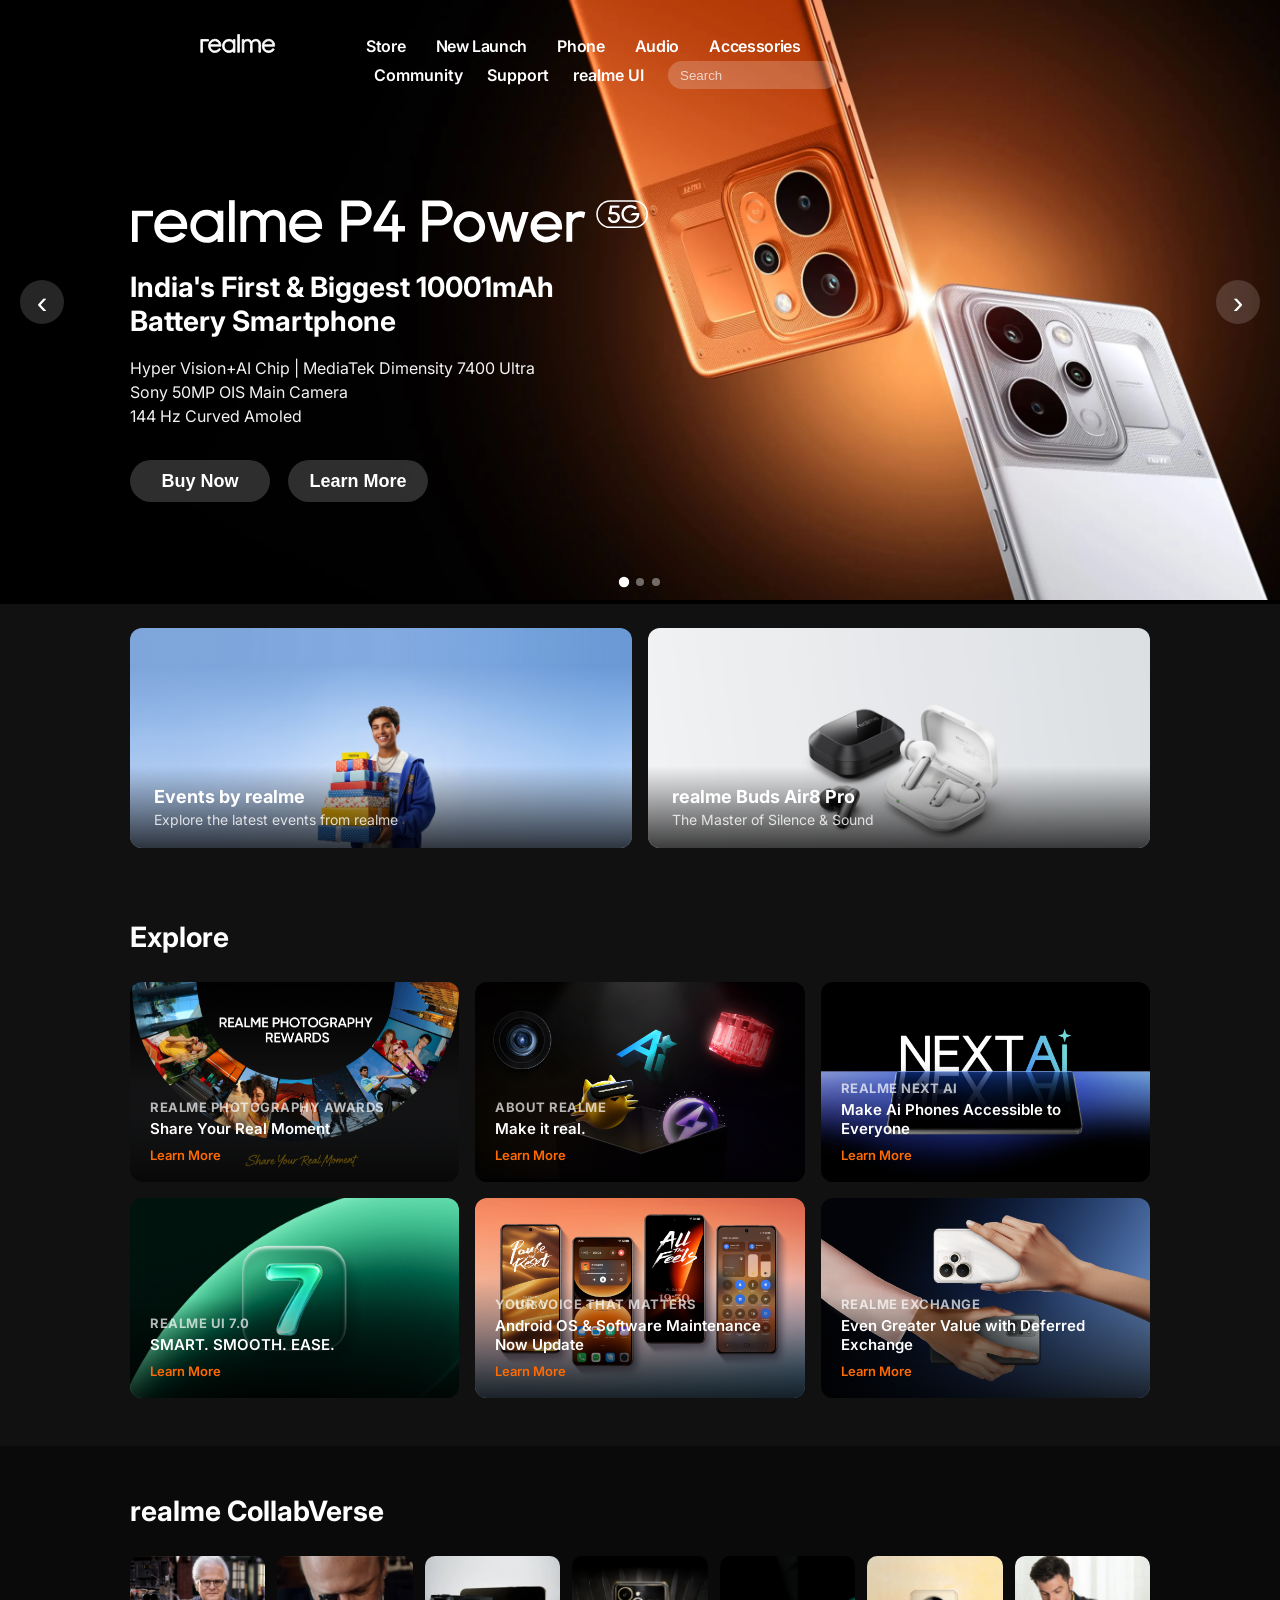
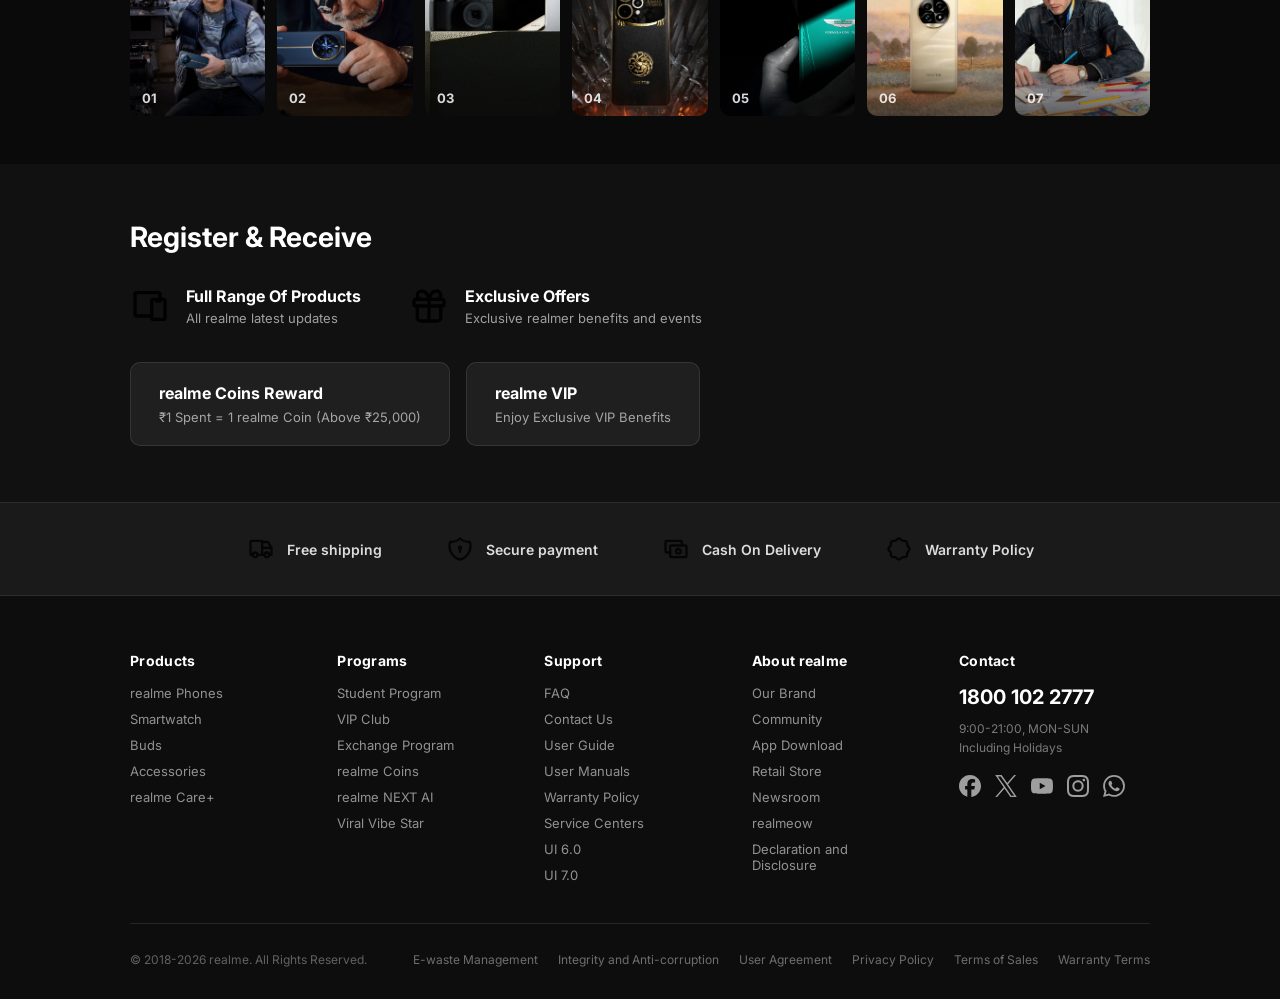
<file: index.html>
<!DOCTYPE html>
<html lang="en">
  <head>
    <link rel="preconnect" href="https://fonts.googleapis.com">
    <link rel="preconnect" href="https://fonts.gstatic.com" crossorigin>
    <link href="https://fonts.googleapis.com/css2?family=Inter:wght@400;500;600;700&display=swap" rel="stylesheet">
    <title>realme Official Website (India) - Make it real</title>
    <meta charset="UTF-8">
    <meta name="viewport" content="width=device-width, initial-scale=1">
    <link href="style.css" rel="stylesheet">
  </head>
  <body>
    <div class="container">

      
      <div class="header">
        <div class="logo">
          <a href="index.html">
            <img src="img/realme-logo-white.svg" width="89">
          </a>
        </div>
        <div class="nav">
          <div class="nav-left">
            <a href="">Store</a>
            <a href="">New Launch</a>
            <a href="">Phone</a>
            <a href="">Audio</a>
            <a href="" class="nav-active">Accessories</a>
          </div>
          <div class="nav-right">
            <a href="">Community</a>
            <a href="">Support</a>
            <a href="">realme UI</a>
            <div class="search-input-container">
              <input type="text" class="search-input" placeholder="Search" maxlength="30">
              <img class="search-icon" src="img/search-icon.svg">
            </div>
          </div>
        </div>
      </div>

      
      <div class="hero">
        
        <div class="slide active" id="slide-1">
          <img class="realmep4" src="img/banner.webp">
          <div class="hero-content">
            <img class="p4-logo" src="img/realmep45g.svg">
            <h1>India's First & Biggest 10001mAh <br>Battery Smartphone</h1>
            <p>
              Hyper Vision+AI Chip | MediaTek Dimensity 7400 Ultra <br>
              Sony 50MP OIS Main Camera <br>
              144 Hz Curved Amoled
            </p>
            <div class="hero-buttons">
              <button class="buy-btn">Buy Now</button>
              <button class="learn-btn">Learn More</button>
            </div>
          </div>
        </div>

        
        <div class="slide" id="slide-2">
          <img class="realmep4" src="img/banner2.jpg">
          <div class="hero-content">
            <h1 style="font-size:32px;">AI Portrait Star<br>Dual 50MP Front Camera</h1>
            <p>
              7000mAh Titan Battery <br>
              IP69 Pro-Level Water Resistance <br>
              realme 16 5G
            </p>
            <div class="hero-buttons">
              <button class="buy-btn">Buy Now</button>
              <button class="learn-btn">Learn More</button>
            </div>
          </div>
        </div>

        
        <div class="slide" id="slide-3">
          <img class="realmep4" src="img/banner3.webp">
          <div class="hero-content">
            <h1 style="font-size:32px;">RACE YOUR OWN WAY<br>GT 8 Pro Dream Edition</h1>
            <p>
              Camera Powered by RICOH GR <br>
              Snapdragon 8 Elite Gen 5 Dual Chipset <br>
              200MP Ultra Clarity Telephoto
            </p>
            <div class="hero-buttons">
              <button class="buy-btn">Buy Now</button>
              <button class="learn-btn">Learn More</button>
            </div>
          </div>
        </div>

      
        <div class="slider-dots">
          <span class="dot active" onclick="goToSlide(0)"></span>
          <span class="dot" onclick="goToSlide(1)"></span>
          <span class="dot" onclick="goToSlide(2)"></span>
        </div>

        
        <button class="slider-arrow slider-prev" onclick="changeSlide(-1)">&#8249;</button>
        <button class="slider-arrow slider-next" onclick="changeSlide(1)">&#8250;</button>
      </div>

      
      <div class="product-banners">
        <div class="product-banner-card">
          <img src="img/events-banner.jpg" alt="Events by realme">
          <div class="banner-card-text">
            <p class="banner-card-subtitle">Events by realme</p>
            <p class="banner-card-desc">Explore the latest events from realme</p>
          </div>
        </div>
        <div class="product-banner-card">
          <img src="img/buds-banner.jpg" alt="realme Buds Air8 Pro">
          <div class="banner-card-text">
            <p class="banner-card-subtitle">realme Buds Air8 Pro</p>
            <p class="banner-card-desc">The Master of Silence &amp; Sound</p>
          </div>
        </div>
      </div>

      
      <div class="explore-section">
        <h2 class="section-title">Explore</h2>
        <div class="explore-grid">
          <div class="explore-card">
            <img src="img/explore-photography.jpg" alt="Photography Awards">
            <div class="explore-card-text">
              <p class="explore-tag">REALME PHOTOGRAPHY AWARDS</p>
              <p class="explore-desc">Share Your Real Moment</p>
              <a href="" class="explore-learn">Learn More</a>
            </div>
          </div>
          <div class="explore-card">
            <img src="img/explore-about.jpg" alt="About realme">
            <div class="explore-card-text">
              <p class="explore-tag">About realme</p>
              <p class="explore-desc">Make it real.</p>
              <a href="" class="explore-learn">Learn More</a>
            </div>
          </div>
          <div class="explore-card">
            <img src="img/explore-nextai.jpg" alt="realme NEXT Ai">
            <div class="explore-card-text">
              <p class="explore-tag">realme NEXT Ai</p>
              <p class="explore-desc">Make Ai Phones Accessible to Everyone</p>
              <a href="" class="explore-learn">Learn More</a>
            </div>
          </div>
          <div class="explore-card">
            <img src="img/explore-ui7.jpg" alt="realme UI 7.0">
            <div class="explore-card-text">
              <p class="explore-tag">realme UI 7.0</p>
              <p class="explore-desc">SMART. SMOOTH. EASE.</p>
              <a href="" class="explore-learn">Learn More</a>
            </div>
          </div>
          <div class="explore-card">
            <img src="img/explore-voice.jpg" alt="Your Voice That Matters">
            <div class="explore-card-text">
              <p class="explore-tag">Your Voice That Matters</p>
              <p class="explore-desc">Android OS &amp; Software Maintenance Now Update</p>
              <a href="" class="explore-learn">Learn More</a>
            </div>
          </div>
          <div class="explore-card">
            <img src="img/explore-exchange.jpg" alt="realme Exchange">
            <div class="explore-card-text">
              <p class="explore-tag">realme Exchange</p>
              <p class="explore-desc">Even Greater Value with Deferred Exchange</p>
              <a href="" class="explore-learn">Learn More</a>
            </div>
          </div>
        </div>
      </div>

      
      <div class="collab-section">
        <h2 class="section-title">realme CollabVerse</h2>
        <div class="collab-grid">
          <div class="collab-item"><img src="img/collab1.webp" alt="collab 1"><span>01</span></div>
          <div class="collab-item"><img src="img/collab2.webp" alt="collab 2"><span>02</span></div>
          <div class="collab-item"><img src="img/collab3.webp" alt="collab 3"><span>03</span></div>
          <div class="collab-item"><img src="img/collab4.webp" alt="collab 4"><span>04</span></div>
          <div class="collab-item"><img src="img/collab5.webp" alt="collab 5"><span>05</span></div>
          <div class="collab-item"><img src="img/collab6.webp" alt="collab 6"><span>06</span></div>
          <div class="collab-item"><img src="img/collab7.webp" alt="collab 7"><span>07</span></div>
        </div>
      </div>

      
      <div class="register-section">
        <div class="register-content">
          <h2>Register &amp; Receive</h2>
          <div class="register-benefits">
            <div class="register-benefit">
              <img src="img/icon-products.svg" alt="">
              <div>
                <p class="benefit-title">Full Range Of Products</p>
                <p class="benefit-desc">All realme latest updates</p>
              </div>
            </div>
            <div class="register-benefit">
              <img src="img/icon-offers.svg" alt="">
              <div>
                <p class="benefit-title">Exclusive Offers</p>
                <p class="benefit-desc">Exclusive realmer benefits and events</p>
              </div>
            </div>
          </div>
          <div class="register-links">
            <a href="" class="register-link-card">
              <span class="rl-title">realme Coins Reward</span>
              <span class="rl-desc">₹1 Spent = 1 realme Coin (Above ₹25,000)</span>
            </a>
            <a href="" class="register-link-card">
              <span class="rl-title">realme VIP</span>
              <span class="rl-desc">Enjoy Exclusive VIP Benefits</span>
            </a>
          </div>
        </div>
      </div>

      
      <div class="trust-strip">
        <div class="trust-item">
          <img src="img/icon-shipping.svg" alt="">
          <span>Free shipping</span>
        </div>
        <div class="trust-item">
          <img src="img/icon-payment.svg" alt="">
          <span>Secure payment</span>
        </div>
        <div class="trust-item">
          <img src="img/icon-cod.svg" alt="">
          <span>Cash On Delivery</span>
        </div>
        <div class="trust-item">
          <img src="img/icon-warranty.svg" alt="">
          <span>Warranty Policy</span>
        </div>
      </div>

      
      <footer class="footer">
        <div class="footer-top">
          <div class="footer-col">
            <h4>Products</h4>
            <a href="">realme Phones</a>
            <a href="">Smartwatch</a>
            <a href="">Buds</a>
            <a href="">Accessories</a>
            <a href="">realme Care+</a>
          </div>
          <div class="footer-col">
            <h4>Programs</h4>
            <a href="">Student Program</a>
            <a href="">VIP Club</a>
            <a href="">Exchange Program</a>
            <a href="">realme Coins</a>
            <a href="">realme NEXT AI</a>
            <a href="">Viral Vibe Star</a>
          </div>
          <div class="footer-col">
            <h4>Support</h4>
            <a href="">FAQ</a>
            <a href="">Contact Us</a>
            <a href="">User Guide</a>
            <a href="">User Manuals</a>
            <a href="">Warranty Policy</a>
            <a href="">Service Centers</a>
            <a href="">UI 6.0</a>
            <a href="">UI 7.0</a>
          </div>
          <div class="footer-col">
            <h4>About realme</h4>
            <a href="">Our Brand</a>
            <a href="">Community</a>
            <a href="">App Download</a>
            <a href="">Retail Store</a>
            <a href="">Newsroom</a>
            <a href="">realmeow</a>
            <a href="">Declaration and Disclosure</a>
          </div>
          <div class="footer-col footer-contact">
            <h4>Contact</h4>
            <a href="tel:18001022777" class="footer-phone">1800 102 2777</a>
            <p class="footer-hours">9:00-21:00, MON-SUN<br>Including Holidays</p>
            <div class="footer-socials">
              <a href="https://www.facebook.com/realmeIndia/" target="_blank">
                <img src="img/icon-fb.svg" alt="Facebook">
              </a>
              <a href="https://twitter.com/realmeIndia" target="_blank">
                <img src="img/icon-twitter.svg" alt="Twitter">
              </a>
              <a href="https://www.youtube.com/realmemobiles" target="_blank">
                <img src="img/icon-yt.svg" alt="YouTube">
              </a>
              <a href="https://www.instagram.com/realmeindia/" target="_blank">
                <img src="img/icon-ig.svg" alt="Instagram">
              </a>
              <a href="https://api.whatsapp.com/send?phone=919711012312" target="_blank">
                <img src="img/icon-wa.svg" alt="WhatsApp">
              </a>
            </div>
          </div>
        </div>

        <div class="footer-bottom">
          <p class="footer-copy">© 2018-2026 realme. All Rights Reserved.</p>
          <div class="footer-legal">
            <a href="">E-waste Management</a>
            <a href="">Integrity and Anti-corruption</a>
            <a href="">User Agreement</a>
            <a href="">Privacy Policy</a>
            <a href="">Terms of Sales</a>
            <a href="">Warranty Terms</a>
          </div>
        </div>
      </footer>

    </div>

    <script>
      let currentSlide = 0;
      const slides = document.querySelectorAll('.slide');
      const dots = document.querySelectorAll('.dot');

      function goToSlide(n) {
        slides[currentSlide].classList.remove('active');
        dots[currentSlide].classList.remove('active');
        currentSlide = (n + slides.length) % slides.length;
        slides[currentSlide].classList.add('active');
        dots[currentSlide].classList.add('active');
      }

      function changeSlide(dir) {
        goToSlide(currentSlide + dir);
      }
      setInterval(() => changeSlide(1), 5000);
    </script>
  </body>
</html>
</file>
<file: style.css>
body {
    margin: 0;
    background-color: #000;
    color: #fff;
}


.header {
    position: absolute;

    top: 28px;
    left: 0;

    width: 100%;

    z-index: 10;
}

.logo {
    margin-left: 195px;
    padding-top: 6px;

    float: left;
}

.nav-left {
    display: flex;

    gap: 30px;

    margin-left: 82px;
    padding-top: 8px;
    align-items: center;

    float: left;
}

.nav-left a {
    color: white;
    font-family: 'Inter', sans-serif;
    font-size: 18px;
    word-spacing: -0.4px;
    letter-spacing: -0.3px;
    font-weight: 590;
    text-decoration: none;
}

.nav-right {
    display: flex;

    gap: 24px;

    align-items: center;

    margin-left: 90px;
    margin-top: 5px;

    float: left;
}

.nav-right a,
.nav-left a {
    color: white;

    font-family: 'Inter', sans-serif;

    font-size: 16px;

    font-weight: 600;

    text-decoration: none;
}


.search-input-container {
    position: relative;
    width: 170px;
}

.search-input {
    width: 100%;
    height: 28px;

    border: none;
    border-radius: 14px;

    background-color: #fff3;

    color: white;
    outline: none;

    padding-left: 12px;
    padding-right: 34px;

    box-sizing: border-box;
}

.search-input::placeholder {
    color: rgba(255, 255, 255, 0.7);
    transition: opacity 0.3s ease;
}

.search-icon {
    position: absolute;

    width: 1px;

    right: -85px;
    top: 50%;

    transform: translateY(-50%);

    opacity: 0.7;

    pointer-events: none;

    transition: opacity 0.3s ease;
}

.search-input:not(:placeholder-shown)::placeholder {
    opacity: 0;
}

.search-input:not(:placeholder-shown) + .search-icon {
    opacity: 0;
}

.hero {
    position: relative;
    width: 100%;
    overflow: hidden;
    background: #000;
}

.slide {
    display: none;
    position: relative;
}

.slide.active {
    display: block;
}

.hero .realmep4 {
    width: 100%;
    height: 600px;
    object-fit: cover;
}

.hero-content {
    position: absolute;

    top: 200px;
    left: 130px;

    z-index: 5;

    color: white;
}

.p4-logo {
    width: 520px;
    height: auto;

    object-fit: contain;

    display: block;

    margin-bottom: 28px;
}

.hero-content h1 {
    font-family: 'Inter', sans-serif;

    font-size: 28px;
    font-weight: 700;

    line-height: 1.2;

    margin-top: 12px;
    margin-bottom: 18px;
}

.hero-content p {
    font-family: 'Inter', sans-serif;

    font-size: 16px;

    line-height: 1.5;

    color: rgba(255, 255, 255, 0.95);

    margin-bottom: 32px;
}

.hero-buttons {
    display: flex;
    gap: 18px;
}

.buy-btn,
.learn-btn {
    width: 140px;
    height: 42px;

    border: none;
    border-radius: 24px;

    background-color: rgba(255, 255, 255, 0.18);

    color: white;

    font-size: 18px;
    font-weight: 600;

    backdrop-filter: blur(5px);

    cursor: pointer;

    transition: 0.3s ease;
}

.buy-btn:hover,
.learn-btn:hover {
    background-color: rgba(255, 255, 255, 0.28);
}

.slider-dots {
    position: absolute;

    bottom: 18px;
    left: 50%;

    transform: translateX(-50%);

    display: flex;
    gap: 8px;

    z-index: 10;
}

.dot {
    width: 8px;
    height: 8px;

    border-radius: 50%;

    background-color: rgba(255, 255, 255, 0.4);

    cursor: pointer;

    transition: background-color 0.3s ease, transform 0.3s ease;
}

.dot.active {
    background-color: #fff;
    transform: scale(1.3);
}

.slider-arrow {
    position: absolute;

    top: 50%;

    transform: translateY(-50%);

    background: rgba(255, 255, 255, 0.15);
    border: none;
    border-radius: 50%;

    color: white;

    font-size: 32px;
    line-height: 1;

    width: 44px;
    height: 44px;

    cursor: pointer;

    z-index: 10;

    transition: background 0.3s ease;
}

.slider-arrow:hover {
    background: rgba(255, 255, 255, 0.28);
}

.slider-prev {
    left: 20px;
}

.slider-next {
    right: 20px;
}

.product-banners {
    display: flex;
    gap: 16px;

    padding: 24px 130px;

    background-color: #111;
}

.product-banner-card {
    flex: 1;

    position: relative;

    border-radius: 12px;

    overflow: hidden;

    cursor: pointer;
}

.product-banner-card img {
    width: 100%;
    height: 220px;

    object-fit: cover;

    display: block;

    transition: transform 0.4s ease;
}

.product-banner-card:hover img {
    transform: scale(1.03);
}

.banner-card-text {
    position: absolute;

    bottom: 0;
    left: 0;

    width: 100%;

    padding: 20px 24px;

    box-sizing: border-box;

    background: linear-gradient(transparent, rgba(0,0,0,0.75));
}

.banner-card-subtitle {
    font-family: 'Inter', sans-serif;
    font-size: 18px;
    font-weight: 700;

    margin: 0 0 4px;

    color: #fff;
}

.banner-card-desc {
    font-family: 'Inter', sans-serif;
    font-size: 14px;

    margin: 0;

    color: rgba(255, 255, 255, 0.8);
}

.explore-section {
    padding: 48px 130px;

    background-color: #111;
}

.section-title {
    font-family: 'Inter', sans-serif;
    font-size: 28px;
    font-weight: 700;

    color: #fff;

    margin: 0 0 28px;
}

.explore-grid {
    display: grid;
    grid-template-columns: repeat(3, 1fr);
    gap: 16px;
}

.explore-card {
    position: relative;

    border-radius: 12px;

    overflow: hidden;

    cursor: pointer;
}

.explore-card img {
    width: 100%;
    height: 200px;

    object-fit: cover;

    display: block;

    transition: transform 0.4s ease;
}

.explore-card:hover img {
    transform: scale(1.04);
}

.explore-card-text {
    position: absolute;

    bottom: 0;
    left: 0;

    width: 100%;

    padding: 18px 20px;

    box-sizing: border-box;

    background: linear-gradient(transparent, rgba(0,0,0,0.8));
}

.explore-tag {
    font-family: 'Inter', sans-serif;
    font-size: 13px;
    font-weight: 700;
    letter-spacing: 0.5px;
    text-transform: uppercase;

    color: rgba(255, 255, 255, 0.7);

    margin: 0 0 4px;
}

.explore-desc {
    font-family: 'Inter', sans-serif;
    font-size: 15px;
    font-weight: 600;

    color: #fff;

    margin: 0 0 8px;
}

.explore-learn {
    font-family: 'Inter', sans-serif;
    font-size: 13px;
    font-weight: 600;

    color: #ff6b00;

    text-decoration: none;
}

.explore-learn:hover {
    text-decoration: underline;
}


.collab-section {
    padding: 48px 130px;

    background-color: #0a0a0a;
}

.collab-grid {
    display: flex;
    gap: 12px;
}

.collab-item {
    flex: 1;

    position: relative;

    border-radius: 10px;

    overflow: hidden;

    cursor: pointer;
}

.collab-item img {
    width: 100%;
    height: 160px;

    object-fit: cover;

    display: block;

    transition: transform 0.4s ease;
}

.collab-item:hover img {
    transform: scale(1.05);
}

.collab-item span {
    position: absolute;

    bottom: 10px;
    left: 12px;

    font-family: 'Inter', sans-serif;
    font-size: 13px;
    font-weight: 700;

    color: rgba(255, 255, 255, 0.85);
}

.register-section {
    padding: 56px 130px;

    background-color: #111;
}

.register-content h2 {
    font-family: 'Inter', sans-serif;
    font-size: 28px;
    font-weight: 700;

    color: #fff;

    margin: 0 0 32px;
}

.register-benefits {
    display: flex;
    gap: 48px;

    margin-bottom: 36px;
}

.register-benefit {
    display: flex;
    align-items: flex-start;
    gap: 16px;
}

.register-benefit img {
    width: 40px;
    height: 40px;

    opacity: 0.9;
}

.benefit-title {
    font-family: 'Inter', sans-serif;
    font-size: 16px;
    font-weight: 700;

    color: #fff;

    margin: 0 0 4px;
}

.benefit-desc {
    font-family: 'Inter', sans-serif;
    font-size: 13px;

    color: rgba(255, 255, 255, 0.6);

    margin: 0;
}

.register-links {
    display: flex;
    gap: 16px;
}

.register-link-card {
    display: flex;
    flex-direction: column;

    background-color: rgba(255, 255, 255, 0.06);

    border: 1px solid rgba(255, 255, 255, 0.1);
    border-radius: 10px;

    padding: 20px 28px;

    text-decoration: none;

    transition: background-color 0.3s ease;
}

.register-link-card:hover {
    background-color: rgba(255, 255, 255, 0.1);
}

.rl-title {
    font-family: 'Inter', sans-serif;
    font-size: 16px;
    font-weight: 700;

    color: #fff;

    margin-bottom: 6px;
}

.rl-desc {
    font-family: 'Inter', sans-serif;
    font-size: 13px;

    color: rgba(255, 255, 255, 0.6);
}

.trust-strip {
    display: flex;
    justify-content: center;
    gap: 64px;

    padding: 32px 130px;

    background-color: #1a1a1a;

    border-top: 1px solid rgba(255, 255, 255, 0.08);
    border-bottom: 1px solid rgba(255, 255, 255, 0.08);
}

.trust-item {
    display: flex;
    align-items: center;
    gap: 12px;
}

.trust-item img {
    width: 28px;
    height: 28px;

    opacity: 0.8;
}

.trust-item span {
    font-family: 'Inter', sans-serif;
    font-size: 14px;
    font-weight: 600;

    color: rgba(255, 255, 255, 0.85);
}

.footer {
    background-color: #0d0d0d;

    padding: 56px 130px 32px;
}

.footer-top {
    display: flex;
    gap: 48px;

    padding-bottom: 40px;

    border-bottom: 1px solid rgba(255, 255, 255, 0.1);
}

.footer-col {
    display: flex;
    flex-direction: column;
    flex: 1;

    gap: 10px;
}

.footer-col h4 {
    font-family: 'Inter', sans-serif;
    font-size: 14px;
    font-weight: 700;

    color: #fff;

    margin: 0 0 6px;

    letter-spacing: 0.3px;
}

.footer-col a {
    font-family: 'Inter', sans-serif;
    font-size: 13px;

    color: rgba(255, 255, 255, 0.55);

    text-decoration: none;

    transition: color 0.2s ease;
}

.footer-col a:hover {
    color: rgba(255, 255, 255, 0.9);
}

.footer-contact {
    flex: 1.2;
}

.footer-phone {
    font-size: 20px !important;
    font-weight: 700 !important;
    color: #fff !important;
}

.footer-hours {
    font-family: 'Inter', sans-serif;
    font-size: 12px;

    color: rgba(255, 255, 255, 0.45);

    margin: 0;

    line-height: 1.6;
}

.footer-socials {
    display: flex;
    gap: 14px;

    margin-top: 8px;
}

.footer-socials a {
    display: flex;
    align-items: center;
}

.footer-socials img {
    width: 22px;
    height: 22px;

    opacity: 0.6;

    transition: opacity 0.2s ease;
}

.footer-socials a:hover img {
    opacity: 1;
}

.footer-bottom {
    display: flex;
    justify-content: space-between;
    align-items: center;
    flex-wrap: wrap;

    gap: 16px;

    padding-top: 28px;
}

.footer-copy {
    font-family: 'Inter', sans-serif;
    font-size: 12px;

    color: rgba(255, 255, 255, 0.35);

    margin: 0;
}

.footer-legal {
    display: flex;
    flex-wrap: wrap;
    gap: 8px 20px;
}

.footer-legal a {
    font-family: 'Inter', sans-serif;
    font-size: 12px;

    color: rgba(255, 255, 255, 0.4);

    text-decoration: none;

    transition: color 0.2s ease;
}

.footer-legal a:hover {
    color: rgba(255, 255, 255, 0.8);
}
</file>
